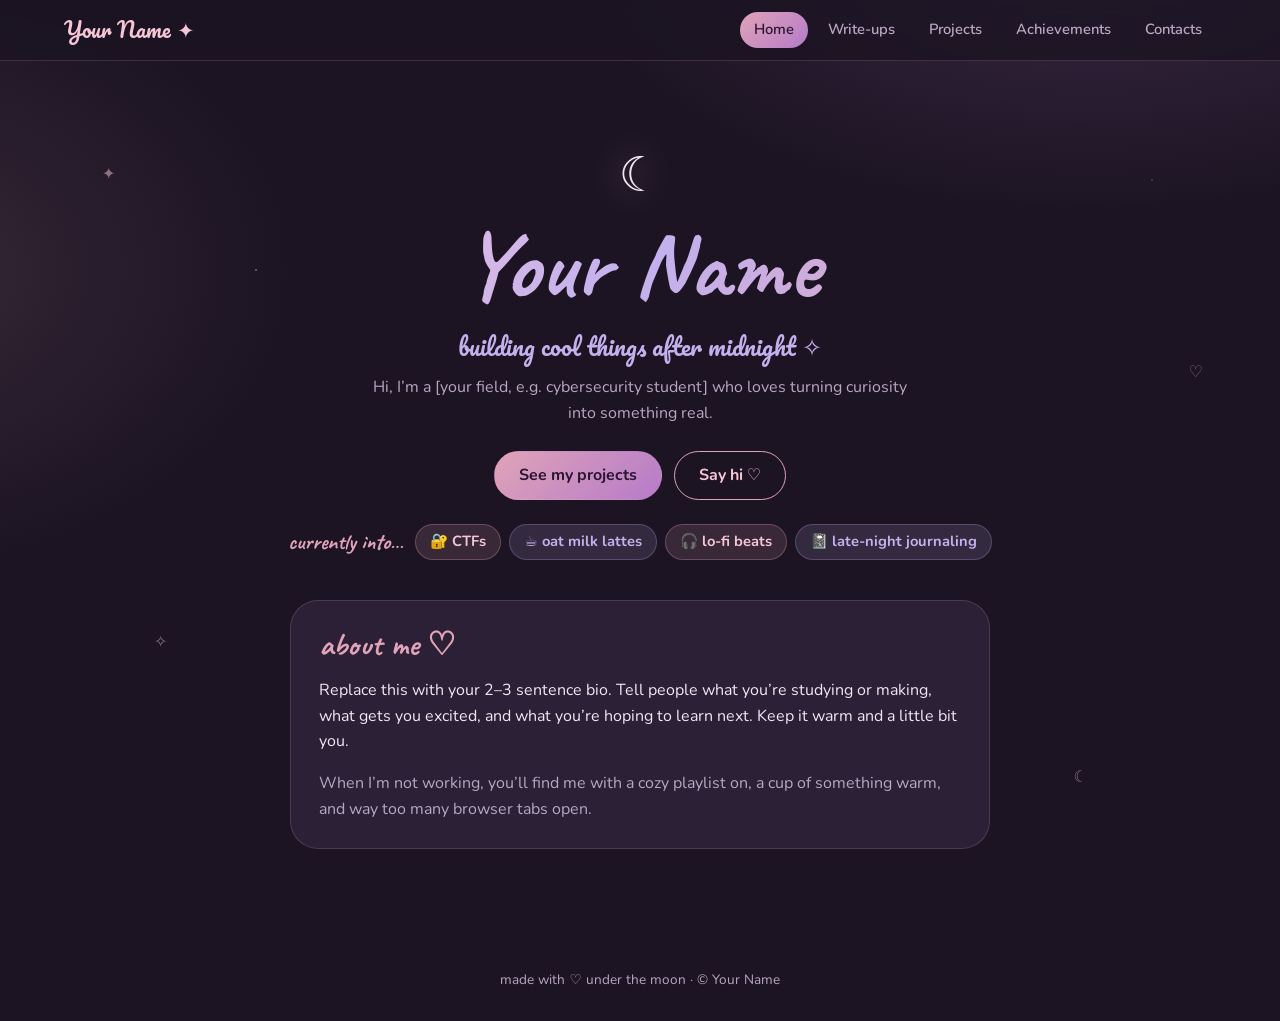
<file: index.html>
<!DOCTYPE html>
<html lang="en">
<head>
<meta charset="utf-8">
<meta name="viewport" content="width=device-width, initial-scale=1, viewport-fit=cover">
<title>Home ✦ Your Name</title>
<link rel="preconnect" href="https://fonts.googleapis.com">
<link rel="preconnect" href="https://fonts.gstatic.com" crossorigin>
<link href="https://fonts.googleapis.com/css2?family=Caveat:wght@500;700&family=Nunito:wght@400;600;700&family=Pacifico&display=swap" rel="stylesheet">
<link rel="stylesheet" href="style.css">
</head>
<body>
<span class="sp" style="top:18%;left:8%">✦</span><span class="sp" style="top:40%;right:6%;animation-delay:1s">♡</span>
<span class="sp" style="top:70%;left:12%;animation-delay:2s">✧</span><span class="sp" style="top:85%;right:15%;animation-delay:.5s">☾</span>
<header>
  <a class="logo" href="index.html">Your Name ✦</a>
  <nav id="nav">
    <a href="index.html">Home</a><a href="writeups.html">Write-ups</a><a href="projects.html">Projects</a><a href="achievements.html">Achievements</a><a href="contacts.html">Contacts</a>
  </nav>
</header>
<main>
<section class="page" id="home">
  <div class="hero">
    <div class="moon">☾</div>
    <h1>Your Name</h1>
    <div class="tag-line">building cool things after midnight ✧</div>
    <p class="intro">Hi, I’m a [your field, e.g. cybersecurity student] who loves turning curiosity into something real.</p>
    <div class="btns"><a class="btn fill" href="projects.html">See my projects</a><a class="btn" href="contacts.html">Say hi ♡</a></div>
    <div class="into"><b>currently into…</b><span class="pill pk">🔐 CTFs</span><span class="pill">☕ oat milk lattes</span><span class="pill pk">🎧 lo-fi beats</span><span class="pill">📓 late-night journaling</span></div>
  </div>
  <div class="about">
    <h3>about me ♡</h3>
    <p>Replace this with your 2–3 sentence bio. Tell people what you’re studying or making, what gets you excited, and what you’re hoping to learn next. Keep it warm and a little bit you.</p>
    <p style="margin-bottom:0;color:var(--muted)">When I’m not working, you’ll find me with a cozy playlist on, a cup of something warm, and way too many browser tabs open.</p>
  </div>
</section>
</main>
<footer>made with ♡ under the moon · © Your Name</footer>
<script src="site.js"></script>
</body>
</html>
</file>
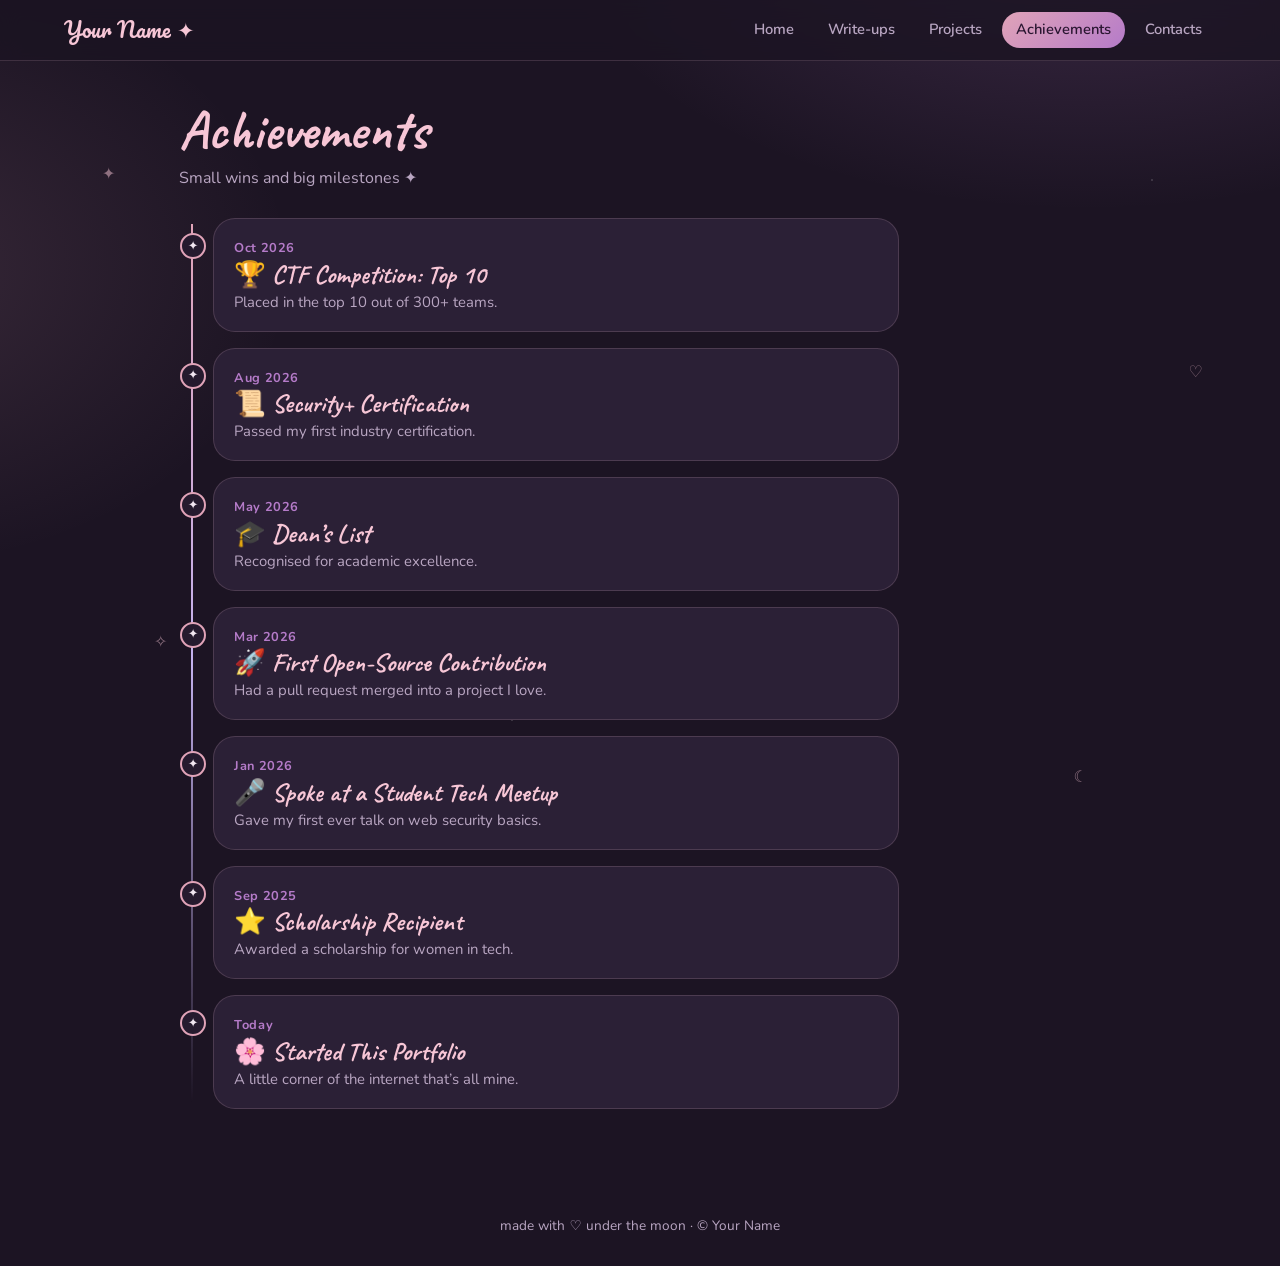
<file: achievements.html>
<!DOCTYPE html>
<html lang="en">
<head>
<meta charset="utf-8">
<meta name="viewport" content="width=device-width, initial-scale=1, viewport-fit=cover">
<title>Achievements ✦ Your Name</title>
<link rel="preconnect" href="https://fonts.googleapis.com">
<link rel="preconnect" href="https://fonts.gstatic.com" crossorigin>
<link href="https://fonts.googleapis.com/css2?family=Caveat:wght@500;700&family=Nunito:wght@400;600;700&family=Pacifico&display=swap" rel="stylesheet">
<link rel="stylesheet" href="style.css">
</head>
<body>
<span class="sp" style="top:18%;left:8%">✦</span><span class="sp" style="top:40%;right:6%;animation-delay:1s">♡</span>
<span class="sp" style="top:70%;left:12%;animation-delay:2s">✧</span><span class="sp" style="top:85%;right:15%;animation-delay:.5s">☾</span>
<header>
  <a class="logo" href="index.html">Your Name ✦</a>
  <nav id="nav">
    <a href="index.html">Home</a><a href="writeups.html">Write-ups</a><a href="projects.html">Projects</a><a href="achievements.html">Achievements</a><a href="contacts.html">Contacts</a>
  </nav>
</header>
<main>
<section class="page" id="achievements">
  <h2 class="h2">Achievements</h2><p class="sub">Small wins and big milestones ✦</p>
  <div class="timeline" id="at"></div>
</section>
</main>
<footer>made with ♡ under the moon · © Your Name</footer>
<script src="site.js"></script>
</body>
</html>
</file>
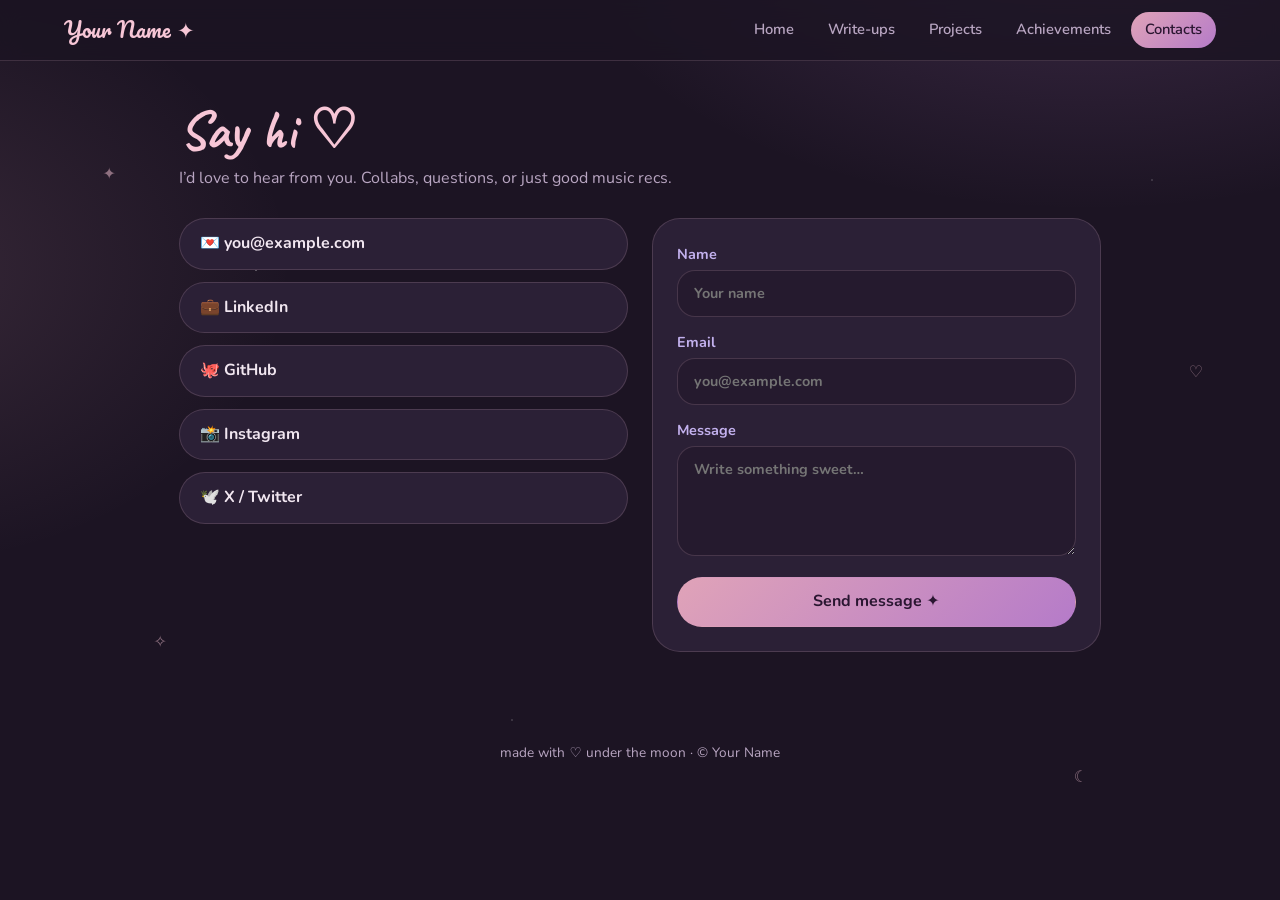
<file: contacts.html>
<!DOCTYPE html>
<html lang="en">
<head>
<meta charset="utf-8">
<meta name="viewport" content="width=device-width, initial-scale=1, viewport-fit=cover">
<title>Contacts ✦ Your Name</title>
<link rel="preconnect" href="https://fonts.googleapis.com">
<link rel="preconnect" href="https://fonts.gstatic.com" crossorigin>
<link href="https://fonts.googleapis.com/css2?family=Caveat:wght@500;700&family=Nunito:wght@400;600;700&family=Pacifico&display=swap" rel="stylesheet">
<link rel="stylesheet" href="style.css">
</head>
<body>
<span class="sp" style="top:18%;left:8%">✦</span><span class="sp" style="top:40%;right:6%;animation-delay:1s">♡</span>
<span class="sp" style="top:70%;left:12%;animation-delay:2s">✧</span><span class="sp" style="top:85%;right:15%;animation-delay:.5s">☾</span>
<header>
  <a class="logo" href="index.html">Your Name ✦</a>
  <nav id="nav">
    <a href="index.html">Home</a><a href="writeups.html">Write-ups</a><a href="projects.html">Projects</a><a href="achievements.html">Achievements</a><a href="contacts.html">Contacts</a>
  </nav>
</header>
<main>
<section class="page" id="contacts">
  <h2 class="h2">Say hi ♡</h2><p class="sub">I’d love to hear from you. Collabs, questions, or just good music recs.</p>
  <div class="cwrap">
    <div class="socials">
      <a href="mailto:you@example.com">💌 you@example.com</a>
      <a href="https://linkedin.com/" target="_blank" rel="noopener">💼 LinkedIn</a>
      <a href="https://github.com/" target="_blank" rel="noopener">🐙 GitHub</a>
      <a href="https://instagram.com/" target="_blank" rel="noopener">📸 Instagram</a>
      <a href="https://x.com/" target="_blank" rel="noopener">🕊️ X / Twitter</a>
    </div>
    <div>
      <form id="cf">
        <label>Name<input required placeholder="Your name"></label>
        <label>Email<input type="email" required placeholder="you@example.com"></label>
        <label>Message<textarea required placeholder="Write something sweet…"></textarea></label>
        <button class="btn fill" type="submit">Send message ✦</button>
      </form>
      <div class="thanks card" id="ty"><h3>Thank you! ♡</h3><p>Your message is on its way. I’ll get back to you soon.</p></div>
    </div>
  </div>
</section>
</main>
<footer>made with ♡ under the moon · © Your Name</footer>
<script src="site.js"></script>
</body>
</html>
</file>
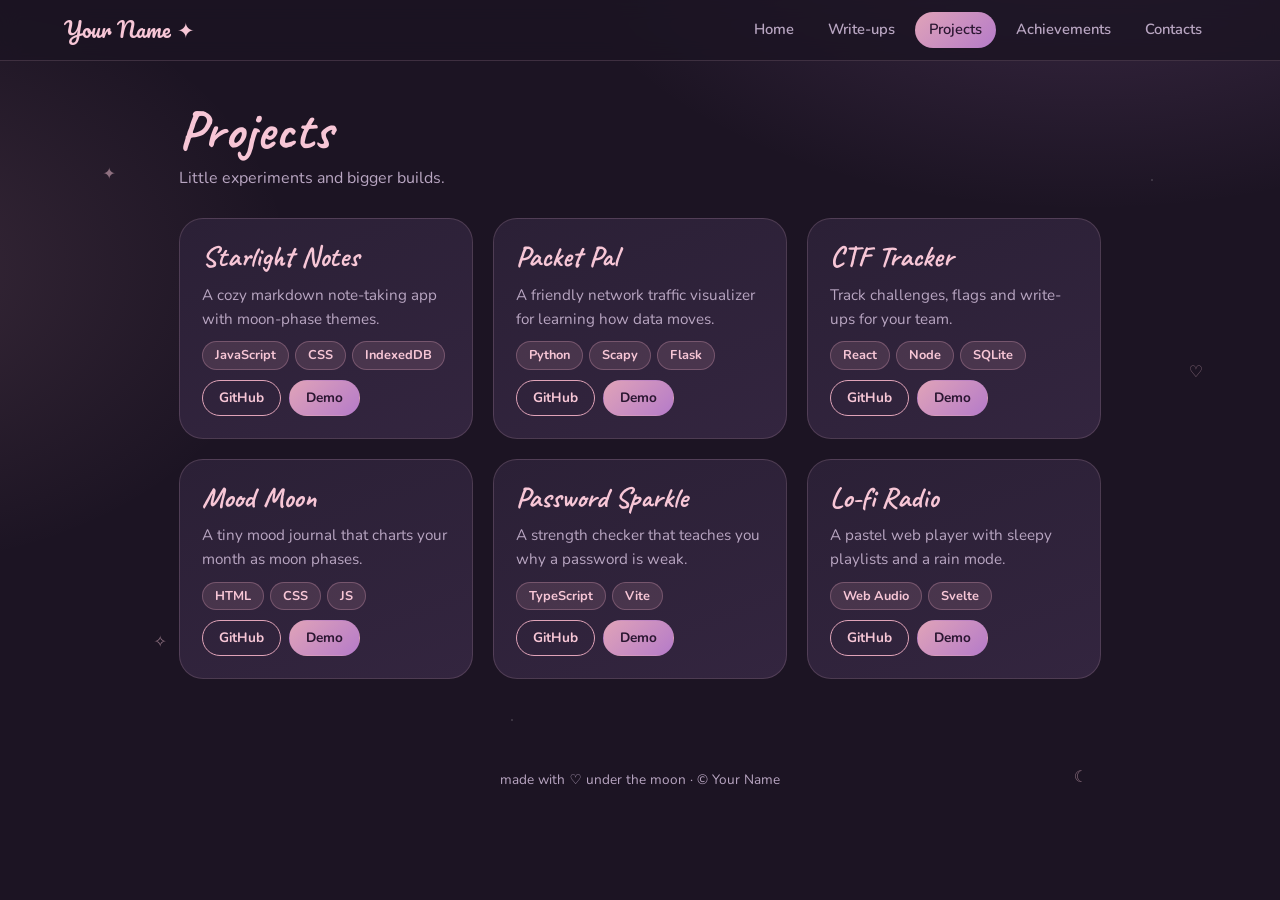
<file: projects.html>
<!DOCTYPE html>
<html lang="en">
<head>
<meta charset="utf-8">
<meta name="viewport" content="width=device-width, initial-scale=1, viewport-fit=cover">
<title>Projects ✦ Your Name</title>
<link rel="preconnect" href="https://fonts.googleapis.com">
<link rel="preconnect" href="https://fonts.gstatic.com" crossorigin>
<link href="https://fonts.googleapis.com/css2?family=Caveat:wght@500;700&family=Nunito:wght@400;600;700&family=Pacifico&display=swap" rel="stylesheet">
<link rel="stylesheet" href="style.css">
</head>
<body>
<span class="sp" style="top:18%;left:8%">✦</span><span class="sp" style="top:40%;right:6%;animation-delay:1s">♡</span>
<span class="sp" style="top:70%;left:12%;animation-delay:2s">✧</span><span class="sp" style="top:85%;right:15%;animation-delay:.5s">☾</span>
<header>
  <a class="logo" href="index.html">Your Name ✦</a>
  <nav id="nav">
    <a href="index.html">Home</a><a href="writeups.html">Write-ups</a><a href="projects.html">Projects</a><a href="achievements.html">Achievements</a><a href="contacts.html">Contacts</a>
  </nav>
</header>
<main>
<section class="page" id="projects">
  <h2 class="h2">Projects</h2><p class="sub">Little experiments and bigger builds.</p>
  <div class="grid" id="pg"></div>
</section>
</main>
<footer>made with ♡ under the moon · © Your Name</footer>
<script src="site.js"></script>
</body>
</html>
</file>
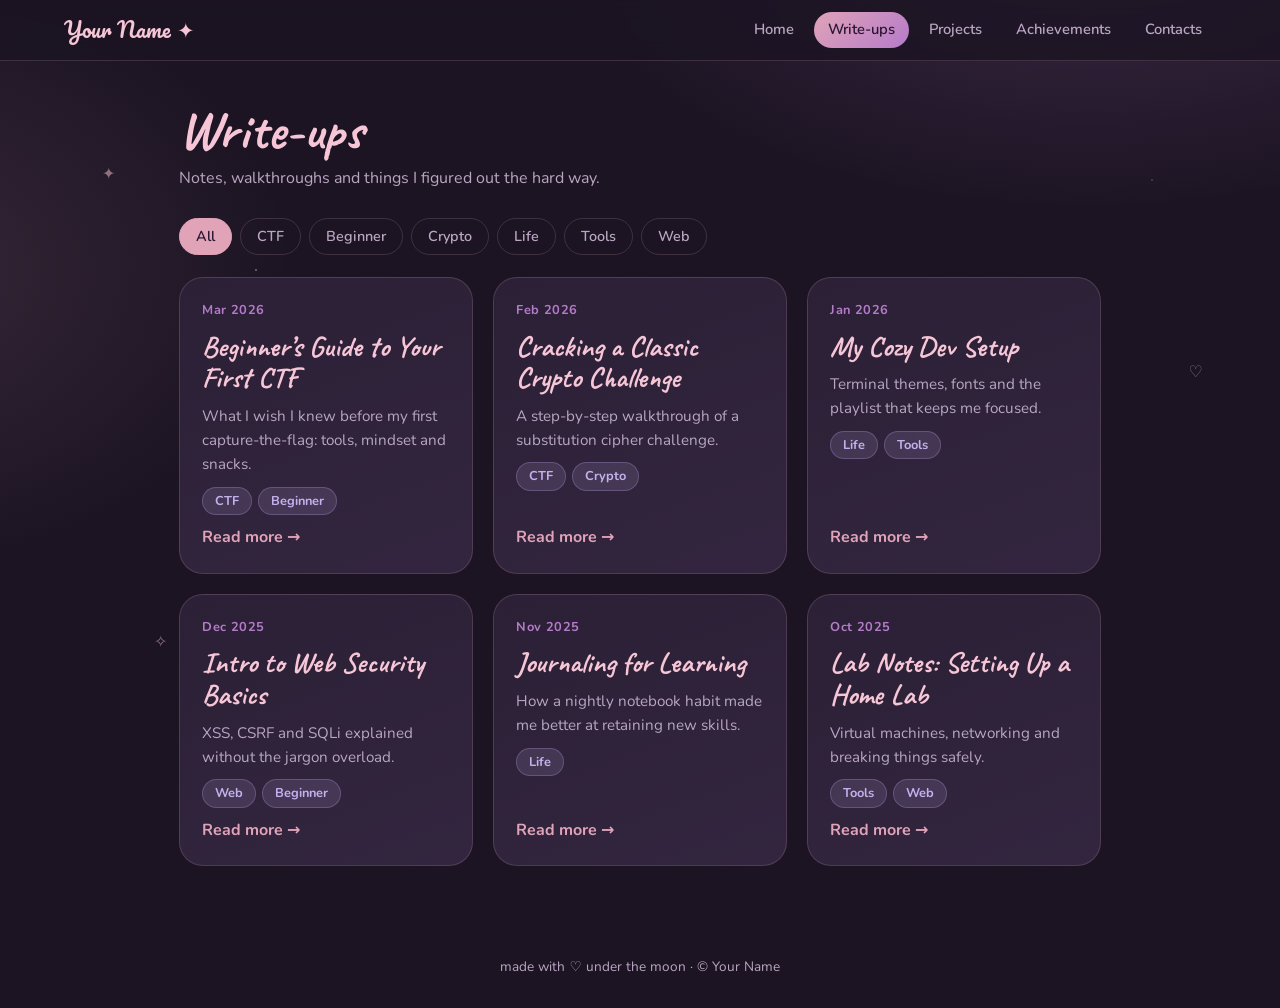
<file: writeups.html>
<!DOCTYPE html>
<html lang="en">
<head>
<meta charset="utf-8">
<meta name="viewport" content="width=device-width, initial-scale=1, viewport-fit=cover">
<title>Write-ups ✦ Your Name</title>
<link rel="preconnect" href="https://fonts.googleapis.com">
<link rel="preconnect" href="https://fonts.gstatic.com" crossorigin>
<link href="https://fonts.googleapis.com/css2?family=Caveat:wght@500;700&family=Nunito:wght@400;600;700&family=Pacifico&display=swap" rel="stylesheet">
<link rel="stylesheet" href="style.css">
</head>
<body>
<span class="sp" style="top:18%;left:8%">✦</span><span class="sp" style="top:40%;right:6%;animation-delay:1s">♡</span>
<span class="sp" style="top:70%;left:12%;animation-delay:2s">✧</span><span class="sp" style="top:85%;right:15%;animation-delay:.5s">☾</span>
<header>
  <a class="logo" href="index.html">Your Name ✦</a>
  <nav id="nav">
    <a href="index.html">Home</a><a href="writeups.html">Write-ups</a><a href="projects.html">Projects</a><a href="achievements.html">Achievements</a><a href="contacts.html">Contacts</a>
  </nav>
</header>
<main>
<section class="page" id="writeups">
  <h2 class="h2">Write-ups</h2><p class="sub">Notes, walkthroughs and things I figured out the hard way.</p>
  <div class="filters" id="wf"></div><div class="grid" id="wg"></div>
</section>
</main>
<footer>made with ♡ under the moon · © Your Name</footer>
<script src="site.js"></script>
</body>
</html>
</file>
<file: style.css>
:root{
  color-scheme:dark;
  --bg:#1c1423;--bg2:#251a2e;--card:#2b2036;--card2:#33253f;
  --text:#f1e6f0;--muted:#b9a6c2;--rose:#e0a3b8;--blush:#f7c6d6;--lav:#c3b1ee;--orchid:#b57bc9;
  --line:rgba(247,198,214,.16);--glow:0 8px 30px rgba(224,163,184,.28);
  box-sizing:border-box;padding-top:env(safe-area-inset-top,0px);padding-bottom:env(safe-area-inset-bottom,0px);
}
html{scroll-padding-top:env(safe-area-inset-top,0px);scroll-behavior:smooth}
*,*::before,*::after{box-sizing:border-box}
body{margin:0;background:var(--bg);color:var(--text);font-family:'Nunito',system-ui,sans-serif;line-height:1.6;min-height:100vh;
  background-image:
   radial-gradient(900px 500px at 85% -10%,rgba(181,123,201,.22),transparent 60%),
   radial-gradient(700px 500px at -10% 30%,rgba(224,163,184,.14),transparent 60%),
   radial-gradient(1.5px 1.5px at 20% 30%,#fff8,transparent),radial-gradient(1.5px 1.5px at 70% 60%,#fff6,transparent),
   radial-gradient(1px 1px at 40% 80%,#fff7,transparent),radial-gradient(1px 1px at 90% 20%,#fff7,transparent);
  background-attachment:fixed}
body::before{content:"";position:fixed;inset:0 0 auto;height:env(safe-area-inset-top,0px);background:var(--bg);z-index:10}
h1,h2,h3{font-family:'Caveat',cursive;font-weight:700;margin:0;line-height:1.1}
a{color:inherit;text-decoration:none}
header{position:sticky;top:env(safe-area-inset-top,0px);z-index:9;display:flex;flex-wrap:wrap;gap:10px;align-items:center;justify-content:space-between;
  padding:12px 5vw;background:rgba(28,20,35,.82);backdrop-filter:blur(10px);border-bottom:1px solid var(--line)}
.logo{font-family:'Pacifico',cursive;font-size:1.3rem;color:var(--blush)}
nav{display:flex;gap:6px;flex-wrap:wrap}
nav a{padding:6px 14px;border-radius:999px;color:var(--muted);font-weight:600;font-size:.92rem;transition:.2s}
nav a:hover{color:var(--blush);background:rgba(247,198,214,.08)}
nav a.on{background:linear-gradient(135deg,var(--rose),var(--orchid));color:#2a1631}
main{max-width:1050px;margin:0 auto;padding:40px 5vw 70px}
.page{animation:fade .5s ease}
@keyframes fade{from{opacity:0;transform:translateY(10px)}to{opacity:1;transform:none}}
.h2{font-size:clamp(2.4rem,6vw,3.4rem);color:var(--blush);margin-bottom:6px}
.sub{color:var(--muted);margin:0 0 26px}
.hero{text-align:center;padding:36px 0 10px;position:relative}
.moon{font-size:3rem;filter:drop-shadow(0 0 18px rgba(247,198,214,.6));animation:float 5s ease-in-out infinite}
@keyframes float{50%{transform:translateY(-8px)}}
.hero h1{font-size:clamp(3.4rem,11vw,6rem);background:linear-gradient(120deg,var(--blush),var(--lav),var(--rose));-webkit-background-clip:text;background-clip:text;color:transparent}
.tag-line{font-family:'Pacifico',cursive;color:var(--lav);font-size:clamp(1.1rem,3vw,1.5rem);margin:8px 0}
.intro{max-width:560px;margin:10px auto;color:var(--muted)}
.btns{display:flex;gap:12px;justify-content:center;flex-wrap:wrap;margin:24px 0}
.btn{display:inline-block;padding:11px 24px;border-radius:999px;font-weight:700;border:1.5px solid var(--rose);cursor:pointer;font:inherit;font-weight:700;transition:.25s;color:var(--blush);background:transparent}
.btn.fill{background:linear-gradient(135deg,var(--rose),var(--orchid));color:#2a1631;border-color:transparent}
.btn:hover{transform:translateY(-2px);box-shadow:var(--glow)}
.about{background:var(--card);border:1px solid var(--line);border-radius:28px;padding:26px 28px;margin:30px auto;max-width:700px;text-align:left}
.about h3{font-size:2rem;color:var(--rose)}
.pill{display:inline-block;padding:3px 12px;border-radius:999px;background:rgba(195,177,238,.14);color:var(--lav);font-size:.8rem;font-weight:700;border:1px solid rgba(195,177,238,.25)}
.pill.pk{background:rgba(224,163,184,.14);color:var(--blush);border-color:rgba(224,163,184,.3)}
.into{display:flex;gap:8px;flex-wrap:wrap;justify-content:center;align-items:center;margin-top:10px}
.into b{font-family:'Caveat',cursive;font-size:1.4rem;color:var(--rose);margin-right:4px}
.into .pill{font-size:.92rem;padding:5px 14px}
.grid{display:grid;grid-template-columns:repeat(auto-fill,minmax(260px,1fr));gap:20px}
.card{background:linear-gradient(160deg,var(--card),var(--card2));border:1px solid var(--line);border-radius:24px;padding:22px;display:flex;flex-direction:column;gap:10px;transition:.25s}
.card:hover{transform:translateY(-4px);box-shadow:var(--glow);border-color:rgba(247,198,214,.4)}
.card h3{font-size:1.8rem;color:var(--blush)}
.card p{margin:0;color:var(--muted);font-size:.95rem}
.date{font-size:.8rem;color:var(--orchid);font-weight:700;letter-spacing:.05em}
.tags{display:flex;gap:6px;flex-wrap:wrap}
.more{margin-top:auto;color:var(--rose);font-weight:700}
.more:hover{color:var(--blush)}
.filters{display:flex;gap:8px;flex-wrap:wrap;margin-bottom:22px}
.filters button{border:1.5px solid var(--line);background:transparent;color:var(--muted);padding:6px 16px;border-radius:999px;cursor:pointer;font:inherit;font-weight:600;font-size:.9rem;transition:.2s}
.filters button:hover{border-color:var(--rose);color:var(--blush)}
.filters button.on{background:var(--rose);color:#2a1631;border-color:var(--rose)}
.links{display:flex;gap:8px;margin-top:auto;flex-wrap:wrap}
.links .btn{padding:6px 16px;font-size:.85rem}
.timeline{position:relative;padding-left:34px;max-width:720px}
.timeline::before{content:"";position:absolute;left:12px;top:6px;bottom:6px;width:2px;background:linear-gradient(var(--rose),var(--lav),transparent)}
.ach{position:relative;background:var(--card);border:1px solid var(--line);border-radius:22px;padding:16px 20px;margin-bottom:16px;transition:.25s}
.ach:hover{box-shadow:var(--glow);transform:translateX(4px)}
.ach .ic{position:absolute;left:-34px;top:14px;width:26px;height:26px;border-radius:50%;background:var(--bg2);border:2px solid var(--rose);display:grid;place-items:center;font-size:.8rem}
.ach h3{font-size:1.6rem;color:var(--blush)}
.ach p{margin:2px 0 0;color:var(--muted);font-size:.93rem}
.cwrap{display:grid;grid-template-columns:repeat(auto-fit,minmax(280px,1fr));gap:24px;align-items:start}
.socials{display:flex;flex-direction:column;gap:12px}
.socials a{display:flex;align-items:center;gap:12px;padding:12px 20px;border-radius:999px;background:var(--card);border:1px solid var(--line);font-weight:700;transition:.25s}
.socials a:hover{box-shadow:var(--glow);transform:translateX(4px);border-color:var(--rose);color:var(--blush)}
form{background:var(--card);border:1px solid var(--line);border-radius:28px;padding:24px;display:flex;flex-direction:column;gap:14px}
label{font-weight:700;font-size:.9rem;color:var(--lav)}
input,textarea{width:100%;margin-top:4px;padding:11px 16px;border-radius:18px;border:1.5px solid var(--line);background:var(--bg2);color:var(--text);font:inherit;outline:none;transition:.2s}
input:focus,textarea:focus{border-color:var(--rose);box-shadow:0 0 0 3px rgba(224,163,184,.18)}
textarea{min-height:110px;resize:vertical}
.thanks{display:none;text-align:center;padding:30px 10px}
.thanks h3{font-size:2.4rem;color:var(--blush)}
footer{text-align:center;color:var(--muted);padding:20px 5vw 30px;font-size:.85rem}
.sp{position:fixed;pointer-events:none;color:var(--blush);opacity:.5;animation:tw 4s ease-in-out infinite;z-index:0}
@keyframes tw{50%{opacity:.1;transform:scale(.6)}}
main,header,footer{position:relative;z-index:1}
@media(prefers-reduced-motion:reduce){*{animation:none!important}}
</file>
